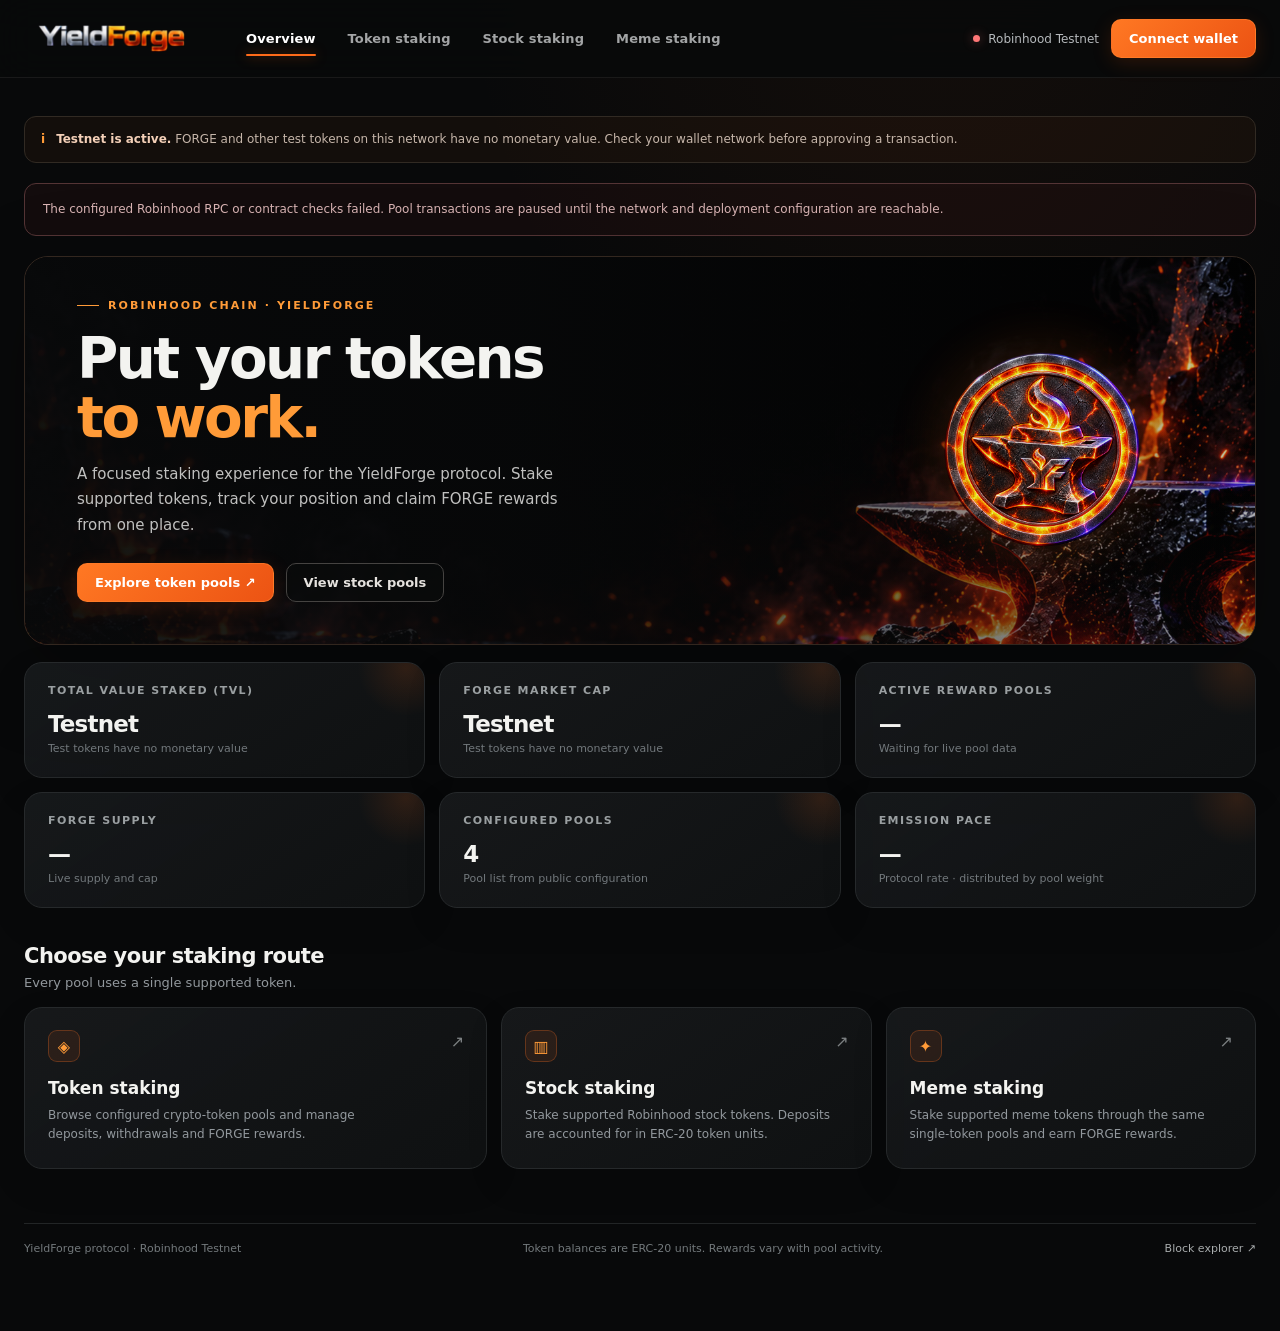
<file: index.html>
<!doctype html>
<html lang="en">
<head>
  <meta charset="utf-8">
  <meta name="viewport" content="width=device-width,initial-scale=1,viewport-fit=cover">
  <meta name="theme-color" content="#08090a">
  <meta name="description" content="YieldForge — single-token staking on Robinhood Chain.">
  <link rel="icon" href="/favicon.ico">
  <link rel="apple-touch-icon" href="/favicon_io/apple-touch-icon.png">
  <link rel="manifest" href="/manifest.json">
  <link rel="stylesheet" href="/static/css/app.css">
  <title>YieldForge | Stake with the Forge</title>
</head>
<body>
  <div id="app" class="app-shell">
    <div class="boot-screen"><img src="/images/LogoTextNewDark.png" alt="YieldForge"><span>Loading the forge</span></div>
  </div>
  <div id="modal-root"></div>
  <div id="toast-root" aria-live="polite" aria-atomic="true"></div>
  <script defer src="/static/js/ethers.umd.min.js"></script>
  <script defer src="/static/js/robinhood-config.js"></script>
  <script defer src="/static/js/app.js"></script>
</body>
</html>
</file>
<file: static/css/app.css>
:root{color-scheme:dark;--bg:#08090a;--panel:#111315;--panel2:#151719;--line:#26292b;--muted:#92989d;--text:#f3f3f0;--orange:#ff6b1a;--orange2:#ff9b38;--green:#9ad86a;--red:#ff7777;--radius:18px;--max:1240px;font-family:Inter,ui-sans-serif,system-ui,-apple-system,BlinkMacSystemFont,"Segoe UI",sans-serif}*{box-sizing:border-box}html{background:var(--bg);scroll-behavior:smooth}body{margin:0;background:radial-gradient(ellipse at 74% -18%,rgba(124,56,15,.13),transparent 38%),var(--bg);color:var(--text);min-height:100vh}a{color:inherit;text-decoration:none}button,input{font:inherit}button{cursor:pointer}button:disabled{cursor:not-allowed;opacity:.48}.app-shell{min-height:100vh}.boot-screen{min-height:100vh;display:grid;place-content:center;justify-items:center;gap:16px;color:var(--muted);font-size:13px;letter-spacing:.14em;text-transform:uppercase}.boot-screen img{width:190px;object-fit:contain}.topbar{height:78px;position:sticky;top:0;z-index:30;display:flex;align-items:center;border-bottom:1px solid rgba(255,255,255,.07);background:rgba(8,9,10,.89);backdrop-filter:blur(18px)}.topbar-inner{width:min(var(--max),calc(100% - 48px));margin:auto;display:flex;align-items:center;gap:34px}.brand{display:inline-flex;align-items:center;flex:0 0 auto}.brand img{display:block;width:175px;height:auto}.nav{display:flex;align-items:center;gap:6px;flex:1}.nav a{position:relative;padding:11px 13px;color:#a3a5a6;font-size:13px;font-weight:620;letter-spacing:.01em;transition:color .18s ease}.nav a:hover,.nav a.active{color:#fff}.nav a.active:after{content:"";position:absolute;left:13px;right:13px;bottom:1px;height:2px;border-radius:3px;background:var(--orange);box-shadow:0 0 12px rgba(255,107,26,.55)}.top-actions{display:flex;align-items:center;gap:12px}.network-chip{display:flex;align-items:center;gap:8px;color:#b6babd;font-size:12px;white-space:nowrap}.network-dot{height:7px;width:7px;border-radius:50%;background:var(--green);box-shadow:0 0 11px rgba(154,216,106,.6)}.network-chip.offline .network-dot{background:var(--red);box-shadow:0 0 11px rgba(255,119,119,.45)}.wallet-button,.button{border:1px solid rgba(255,126,43,.65);border-radius:10px;padding:11px 17px;background:linear-gradient(135deg,#ff7823,#ec5313);color:#fff;font-weight:730;font-size:13px;box-shadow:0 5px 19px rgba(206,72,16,.18);transition:transform .18s ease,filter .18s ease}.wallet-button:hover,.button:hover{filter:brightness(1.1);transform:translateY(-1px)}.wallet-button.connected{background:#171a1b;border-color:#3a3e3f;box-shadow:none}.wallet-button.small{padding:9px 12px}.mobile-menu{display:none}.page{width:min(var(--max),calc(100% - 48px));margin:0 auto;padding:38px 0 76px}.hero{min-height:320px;position:relative;overflow:hidden;border:1px solid #33271f;border-radius:24px;background:#101112 url('/images/bg2.jpg') center 61%/cover no-repeat;box-shadow:0 26px 90px rgba(0,0,0,.27)}.hero:before{content:"";position:absolute;inset:0;background:linear-gradient(90deg,rgba(8,9,10,.96) 0%,rgba(8,9,10,.8) 40%,rgba(8,9,10,.18) 100%),linear-gradient(0deg,rgba(8,9,10,.22),transparent 65%)}.hero-inner{position:relative;z-index:1;display:flex;align-items:center;justify-content:space-between;min-height:320px;padding:42px 52px}.eyebrow{display:flex;align-items:center;gap:9px;color:var(--orange2);font-size:11px;font-weight:750;letter-spacing:.19em;text-transform:uppercase}.eyebrow:before{content:"";width:22px;height:1px;background:currentColor}.hero h1{max-width:630px;margin:18px 0 14px;font-size:clamp(34px,4.4vw,58px);line-height:1.04;letter-spacing:-.045em;font-weight:770}.hero h1 span{color:var(--orange2)}.hero-copy{max-width:510px;margin:0;color:#c0c0bf;font-size:15px;line-height:1.7}.hero-actions{display:flex;gap:12px;margin-top:25px;flex-wrap:wrap}.button.secondary{border:1px solid #454341;background:rgba(10,11,12,.65);box-shadow:none;color:#e5e2de}.hero-emblem{width:210px;height:210px;object-fit:contain;opacity:.92;filter:drop-shadow(0 0 32px rgba(255,106,25,.2));margin-right:5%}.section-heading{display:flex;align-items:flex-end;justify-content:space-between;gap:20px;margin:36px 0 17px}.section-heading h2{margin:0;font-size:21px;letter-spacing:-.025em}.section-heading p{margin:7px 0 0;color:var(--muted);font-size:13px}.subtle-link{color:var(--orange2);font-size:13px;font-weight:700}.stat-grid{display:grid;grid-template-columns:repeat(3,1fr);gap:14px;margin-top:17px}.stat-card,.panel,.pool-card{border:1px solid var(--line);border-radius:var(--radius);background:linear-gradient(145deg,rgba(23,25,27,.93),rgba(15,17,18,.98));box-shadow:0 14px 35px rgba(0,0,0,.13)}.stat-card{min-height:116px;padding:21px 23px;position:relative;overflow:hidden}.stat-card:after{content:"";position:absolute;width:100px;height:100px;right:-32px;top:-45px;background:radial-gradient(circle,rgba(255,107,26,.13),transparent 68%)}.stat-label{color:#9a9fa1;font-size:11px;font-weight:700;letter-spacing:.13em;text-transform:uppercase}.stat-value{margin-top:14px;font-size:23px;font-weight:720;letter-spacing:-.035em}.stat-foot{margin-top:5px;color:#72787c;font-size:11px}.feature-grid{display:grid;grid-template-columns:1.25fr 1fr 1fr;gap:14px}.feature-card{min-height:162px;position:relative;overflow:hidden;padding:22px 23px}.feature-card h3{margin:16px 0 8px;font-size:17px}.feature-card p{max-width:330px;margin:0;color:var(--muted);font-size:12px;line-height:1.55}.feature-icon{width:32px;height:32px;display:grid;place-items:center;border-radius:9px;border:1px solid rgba(255,112,33,.28);background:rgba(255,112,33,.09);color:var(--orange2);font-size:16px}.feature-card .arrow{position:absolute;right:22px;top:24px;color:#7c8082;font-size:16px}.page-title-row{display:flex;align-items:flex-end;justify-content:space-between;gap:20px;margin:10px 0 26px}.page-title-row h1{margin:0;font-size:34px;letter-spacing:-.04em}.page-title-row p{margin:9px 0 0;color:var(--muted);font-size:14px}.page-title-actions{display:flex;gap:10px;align-items:center}.search{width:min(310px,42vw);border:1px solid #33383b;border-radius:10px;padding:12px 14px;background:#101213;color:#fff;outline:none;font-size:13px}.search:focus,.amount-input:focus{border-color:#bb5b27;box-shadow:0 0 0 3px rgba(255,107,26,.1)}.pool-list{display:grid;gap:12px}.pool-card{display:grid;grid-template-columns:minmax(230px,1.35fr) repeat(3,minmax(120px,.7fr)) minmax(150px,.75fr);align-items:center;gap:16px;padding:17px 20px;transition:border-color .2s,transform .2s}.pool-card.has-rate{grid-template-columns:minmax(200px,1.2fr) repeat(4,minmax(105px,.7fr)) minmax(140px,.75fr)}.pool-card:hover{border-color:#4a382d;transform:translateY(-1px)}.asset-cell{display:flex;align-items:center;gap:14px;min-width:0}.token-icon{width:48px;height:48px;flex:0 0 48px;object-fit:contain;border-radius:50%;background:#0a0b0c}.token-copy{min-width:0}.token-symbol{font-size:14px;font-weight:750;letter-spacing:.01em}.token-name{margin-top:4px;color:var(--muted);font-size:11px;white-space:nowrap;overflow:hidden;text-overflow:ellipsis}.metric-label{color:#858b8e;font-size:10px;font-weight:700;letter-spacing:.1em;text-transform:uppercase}.metric-value{margin-top:8px;font-size:13px;font-weight:630}.metric-value.dim{color:#a0a5a6}.card-actions{display:flex;justify-content:flex-end;gap:8px}.button.compact{padding:9px 12px;font-size:12px;border-radius:8px}.button.ghost{border:1px solid #393d3f;background:#1a1d1e;color:#e4e4e1;box-shadow:none}.button.text{border-color:transparent;background:transparent;color:var(--orange2);box-shadow:none;padding:7px}.fee-chip,.tag{display:inline-flex;align-items:center;border:1px solid #473426;border-radius:20px;padding:5px 8px;background:rgba(255,111,27,.08);color:#ffac70;font-size:10px;font-weight:720;white-space:nowrap}.stock-chip{border-color:#303d34;background:#101812;color:#b2d49d}.empty-state,.status-panel{border:1px dashed #3b3e40;border-radius:18px;background:rgba(16,18,19,.72);padding:45px 24px;text-align:center}.empty-mark{width:52px;height:52px;display:grid;place-items:center;margin:0 auto 16px;border:1px solid #3c332d;border-radius:16px;color:var(--orange2);font-size:24px;background:rgba(255,107,26,.06)}.empty-state h2{margin:0 0 9px;font-size:18px}.empty-state p,.status-panel p{max-width:570px;margin:0 auto;color:var(--muted);font-size:13px;line-height:1.65}.empty-state .button{margin-top:19px}.info-strip{display:flex;align-items:flex-start;gap:11px;margin:0 0 18px;padding:13px 16px;border:1px solid #312a23;border-radius:12px;background:rgba(255,107,26,.045);color:#c6b6aa;font-size:12px;line-height:1.6}.info-strip strong{color:#f4d0b8}.info-icon{color:var(--orange2);font-weight:800}.position-panel{margin-top:26px;padding:22px}.position-head{display:flex;justify-content:space-between;align-items:center;margin-bottom:16px}.position-head h2{margin:0;font-size:17px}.position-head span{color:var(--muted);font-size:11px}.position-row{display:grid;grid-template-columns:1fr 1fr 1fr auto;align-items:center;gap:12px;padding:13px 0;border-top:1px solid #242729;font-size:12px}.position-row .label{color:var(--muted)}.modal-backdrop{position:fixed;inset:0;z-index:80;display:grid;place-items:center;padding:20px;background:rgba(0,0,0,.72);backdrop-filter:blur(8px);animation:fade-in .15s ease}.modal{width:min(100%,480px);border:1px solid #3a3029;border-radius:19px;background:#111315;box-shadow:0 25px 90px rgba(0,0,0,.65);overflow:hidden;animation:rise-in .2s ease}.modal-head{display:flex;align-items:flex-start;justify-content:space-between;padding:23px 24px 18px;border-bottom:1px solid #25292b}.modal-kicker{color:var(--orange2);font-size:10px;font-weight:750;letter-spacing:.16em;text-transform:uppercase}.modal-head h2{margin:7px 0 0;font-size:20px;letter-spacing:-.03em}.close-button{height:32px;width:32px;border:1px solid #34383a;border-radius:9px;background:#191c1d;color:#b5b9ba;font-size:17px}.modal-body{padding:21px 24px 24px}.balance-line{display:flex;justify-content:space-between;align-items:center;margin-bottom:9px;color:var(--muted);font-size:11px}.balance-line button{border:0;background:transparent;color:var(--orange2);font-size:11px;font-weight:750}.amount-wrap{position:relative}.amount-input{width:100%;border:1px solid #35393b;border-radius:11px;padding:17px 82px 17px 15px;background:#0a0c0d;color:#fff;font-size:24px;font-weight:640;outline:none}.amount-token{position:absolute;right:14px;top:50%;transform:translateY(-50%);color:#a6aaab;font-size:12px;font-weight:750}.amount-details{display:grid;gap:11px;margin:17px 0;padding:14px;border:1px solid #282b2d;border-radius:11px;background:#0d0f10}.detail-row{display:flex;justify-content:space-between;gap:12px;color:#a0a5a6;font-size:11px}.detail-row strong{color:#f0f0ed;font-weight:650;text-align:right}.modal-actions{display:grid;gap:9px}.modal-actions .button{width:100%;padding:13px}.tx-note{min-height:18px;margin:12px 0 0;color:#a4a9aa;font-size:11px;line-height:1.55}.tx-note.error{color:#ff8c8c}.tx-note.success{color:#b3e38f}.toast{position:fixed;right:22px;bottom:22px;z-index:100;max-width:min(420px,calc(100vw - 32px));padding:14px 17px;border:1px solid #3d3932;border-radius:12px;background:#17191a;box-shadow:0 12px 35px rgba(0,0,0,.48);font-size:12px;line-height:1.5;animation:rise-in .18s ease}.toast a{color:var(--orange2);text-decoration:underline}.notice-card{margin:20px 0;padding:16px 18px;border:1px solid #49392b;border-radius:12px;background:rgba(255,107,26,.055);color:#d8c3b5;font-size:12px;line-height:1.6}.notice-card.error{border-color:#543435;background:rgba(255,77,77,.045);color:#d9b4b4}.footer{display:flex;justify-content:space-between;gap:20px;margin-top:54px;padding-top:18px;border-top:1px solid #222526;color:#73797c;font-size:11px}.footer a{color:#a8acad}.hide{display:none!important}@keyframes fade-in{from{opacity:0}to{opacity:1}}@keyframes rise-in{from{opacity:0;transform:translateY(8px)}to{opacity:1;transform:translateY(0)}}@media(max-width:1000px){.topbar-inner{gap:18px}.nav a{padding:10px 9px;font-size:12px}.nav a.active:after{left:9px;right:9px}.network-chip{display:none}.pool-card{grid-template-columns:minmax(210px,1.2fr) repeat(2,minmax(110px,.65fr)) minmax(140px,.75fr)}.pool-card.has-rate{grid-template-columns:minmax(210px,1.2fr) repeat(2,minmax(110px,.65fr)) minmax(140px,.75fr)}.pool-card:not(.has-rate) .pending-col{display:none}.pool-card.has-rate .stake-position-col,.pool-card.has-rate .pending-col{display:none}.feature-grid{grid-template-columns:1fr 1fr}.feature-card:first-child{grid-column:span 2}.hero-emblem{width:165px;height:165px;margin-right:1%}}@media(max-width:720px){.topbar{height:auto;min-height:68px}.topbar-inner{width:calc(100% - 28px);min-height:66px;display:grid;grid-template-columns:1fr auto;gap:0 12px;padding:8px 0}.brand img{width:150px}.top-actions{grid-column:2;grid-row:1}.nav{grid-column:1/-1;grid-row:2;margin-top:7px;overflow-x:auto;gap:2px;scrollbar-width:none}.nav::-webkit-scrollbar{display:none}.nav a{flex:0 0 auto;padding:9px 10px 11px;font-size:11px}.page{width:calc(100% - 28px);padding:21px 0 54px}.hero,.hero-inner{min-height:310px}.hero-inner{padding:28px 25px}.hero:before{background:linear-gradient(90deg,rgba(8,9,10,.97),rgba(8,9,10,.78) 60%,rgba(8,9,10,.35)),linear-gradient(0deg,rgba(8,9,10,.35),transparent)}.hero h1{font-size:39px;max-width:450px}.hero-copy{font-size:13px;max-width:420px}.hero-emblem{position:absolute;width:130px;height:130px;right:12px;bottom:15px;opacity:.28}.hero-inner>div{z-index:2}.stat-grid{grid-template-columns:1fr 1fr;gap:10px}.stat-card{min-height:98px;padding:16px}.stat-card:nth-child(3),.stat-card:last-child{grid-column:span 2}.stat-value{font-size:19px;margin-top:11px}.feature-grid{grid-template-columns:1fr}.feature-card:first-child{grid-column:auto}.section-heading{margin-top:28px}.page-title-row{align-items:flex-start;flex-direction:column;margin:5px 0 19px}.page-title-row h1{font-size:30px}.page-title-actions{width:100%}.search{width:100%}.pool-card{grid-template-columns:1fr auto;gap:14px;padding:15px}.pool-card.has-rate{grid-template-columns:1fr auto}.pool-card .metric-col{grid-column:1/2}.pool-card:not(.has-rate) .pending-col,.pool-card.has-rate .stake-position-col,.pool-card.has-rate .pending-col{display:block}.pool-card.has-rate .card-actions{grid-column:2;grid-row:1/6;flex-direction:column;align-items:stretch}.pool-card:not(.has-rate) .card-actions{grid-column:2;grid-row:1/5;flex-direction:column;align-items:stretch}.pool-card .card-actions .button{min-width:91px}.metric-label{font-size:9px}.metric-value{font-size:12px;margin-top:5px}.token-icon{width:42px;height:42px;flex-basis:42px}.position-panel{padding:17px}.position-row{grid-template-columns:1fr 1fr;gap:8px}.position-row .position-actions{grid-column:1/-1;display:flex;justify-content:flex-end}.footer{flex-direction:column}.empty-state{padding:34px 20px}.modal{max-height:calc(100vh - 28px);overflow:auto}.modal-head{padding:19px 20px 15px}.modal-body{padding:18px 20px 20px}}@media(max-width:390px){.brand img{width:132px}.wallet-button{padding:9px 11px;font-size:11px}.hero h1{font-size:34px}.hero-actions .button{padding:10px 12px}.pool-card{grid-template-columns:1fr auto}.pool-card .card-actions .button{min-width:80px;padding:8px 9px}.nav a{padding-left:8px;padding-right:8px}}
 .meme-chip{border-color:#56365a;background:rgba(184,92,212,.1);color:#dca2ed}.page-title-actions .button{white-space:nowrap}@media(max-width:720px){.page-title-actions{flex-wrap:wrap}.page-title-actions .search{flex:1 1 100%;width:100%}.page-title-actions .button{flex:1 1 auto;text-align:center}}

.position-actions{display:flex;justify-content:flex-end;gap:8px}
.reward-rate-col .metric-label{text-transform:none;letter-spacing:0;font-size:10px;line-height:1.35;overflow-wrap:anywhere}

.wallet-control{position:relative}
.wallet-menu{position:absolute;top:calc(100% + 10px);right:0;z-index:60;width:min(280px,calc(100vw - 28px));padding:15px;border:1px solid #35393b;border-radius:13px;background:#111315;box-shadow:0 16px 40px rgba(0,0,0,.55)}
.wallet-menu-title{color:#969c9f;font-size:11px;font-weight:700;letter-spacing:.08em;text-transform:uppercase}
.wallet-menu-address{margin:9px 0 14px;color:#f0f0ed;font-size:11px;overflow-wrap:anywhere}
.wallet-menu .button{width:100%}
.reward-rate-col .metric-label{display:grid;gap:2px}
</file>
